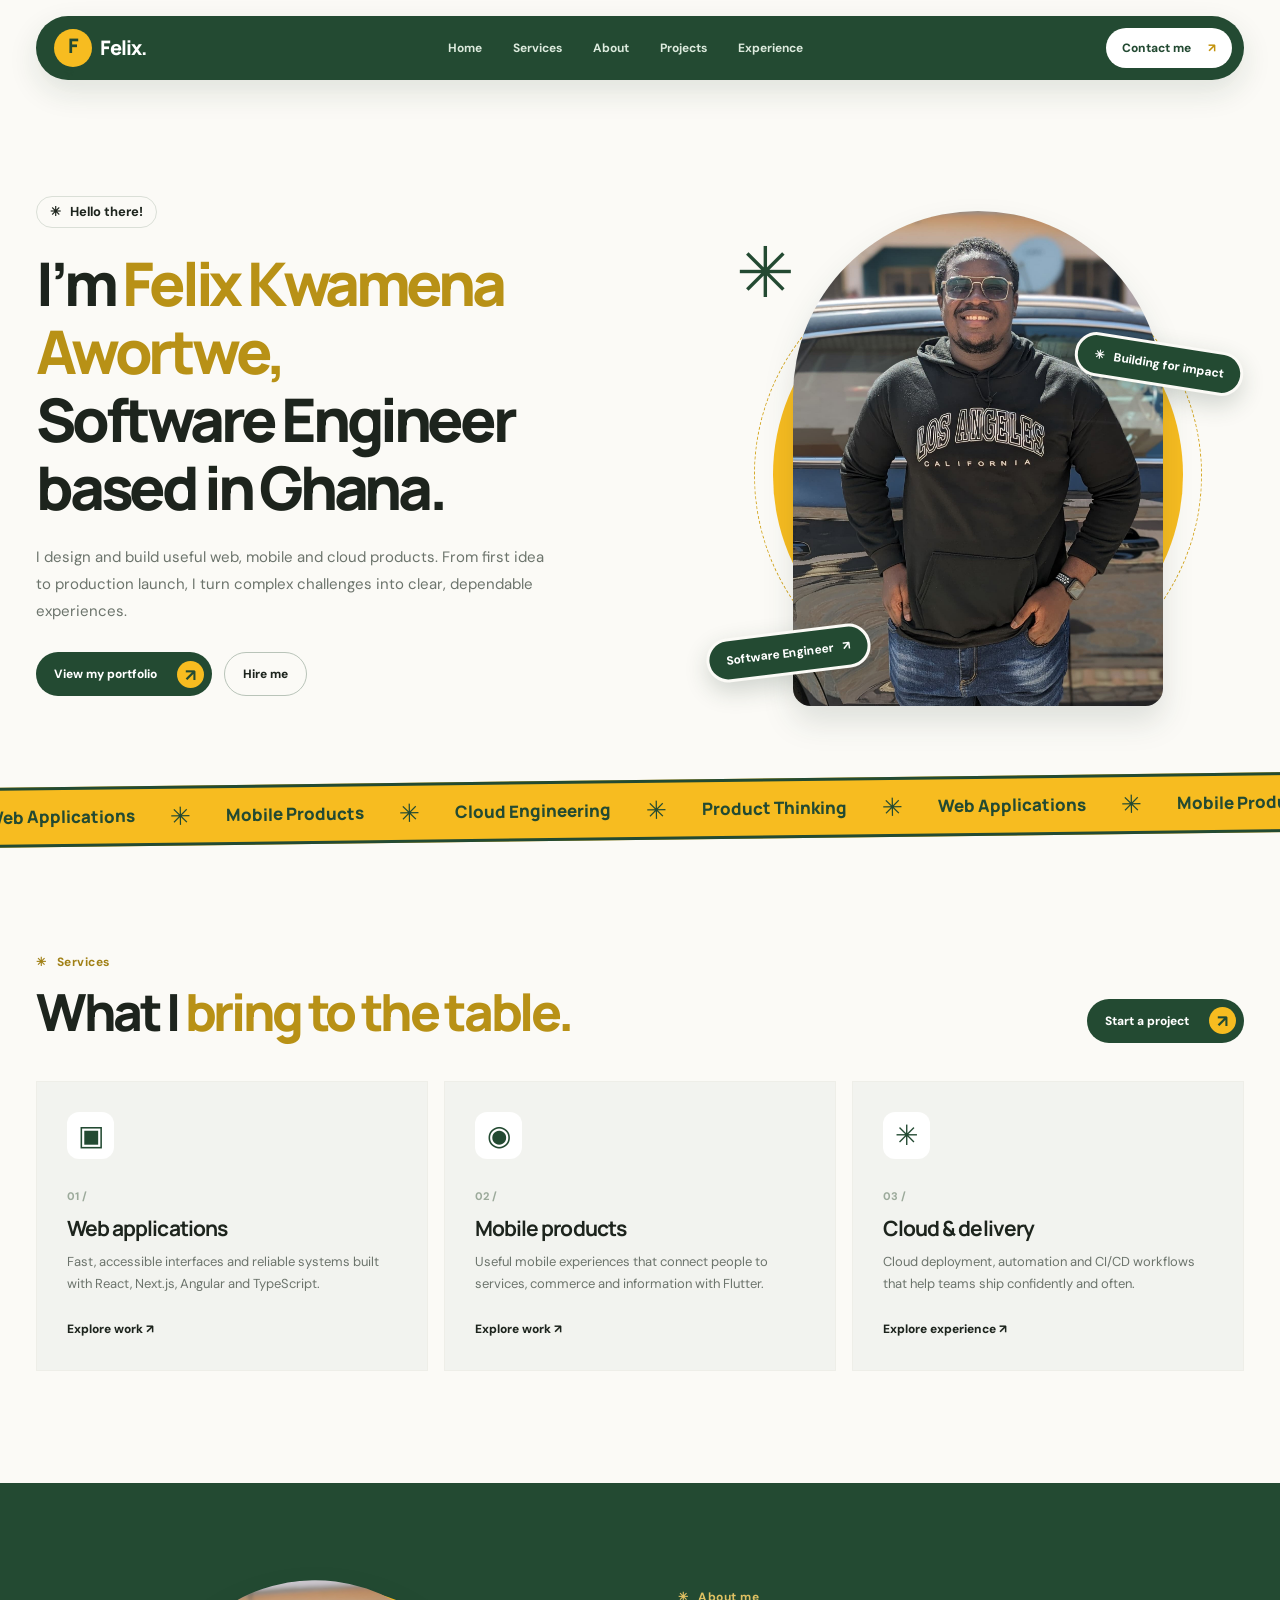
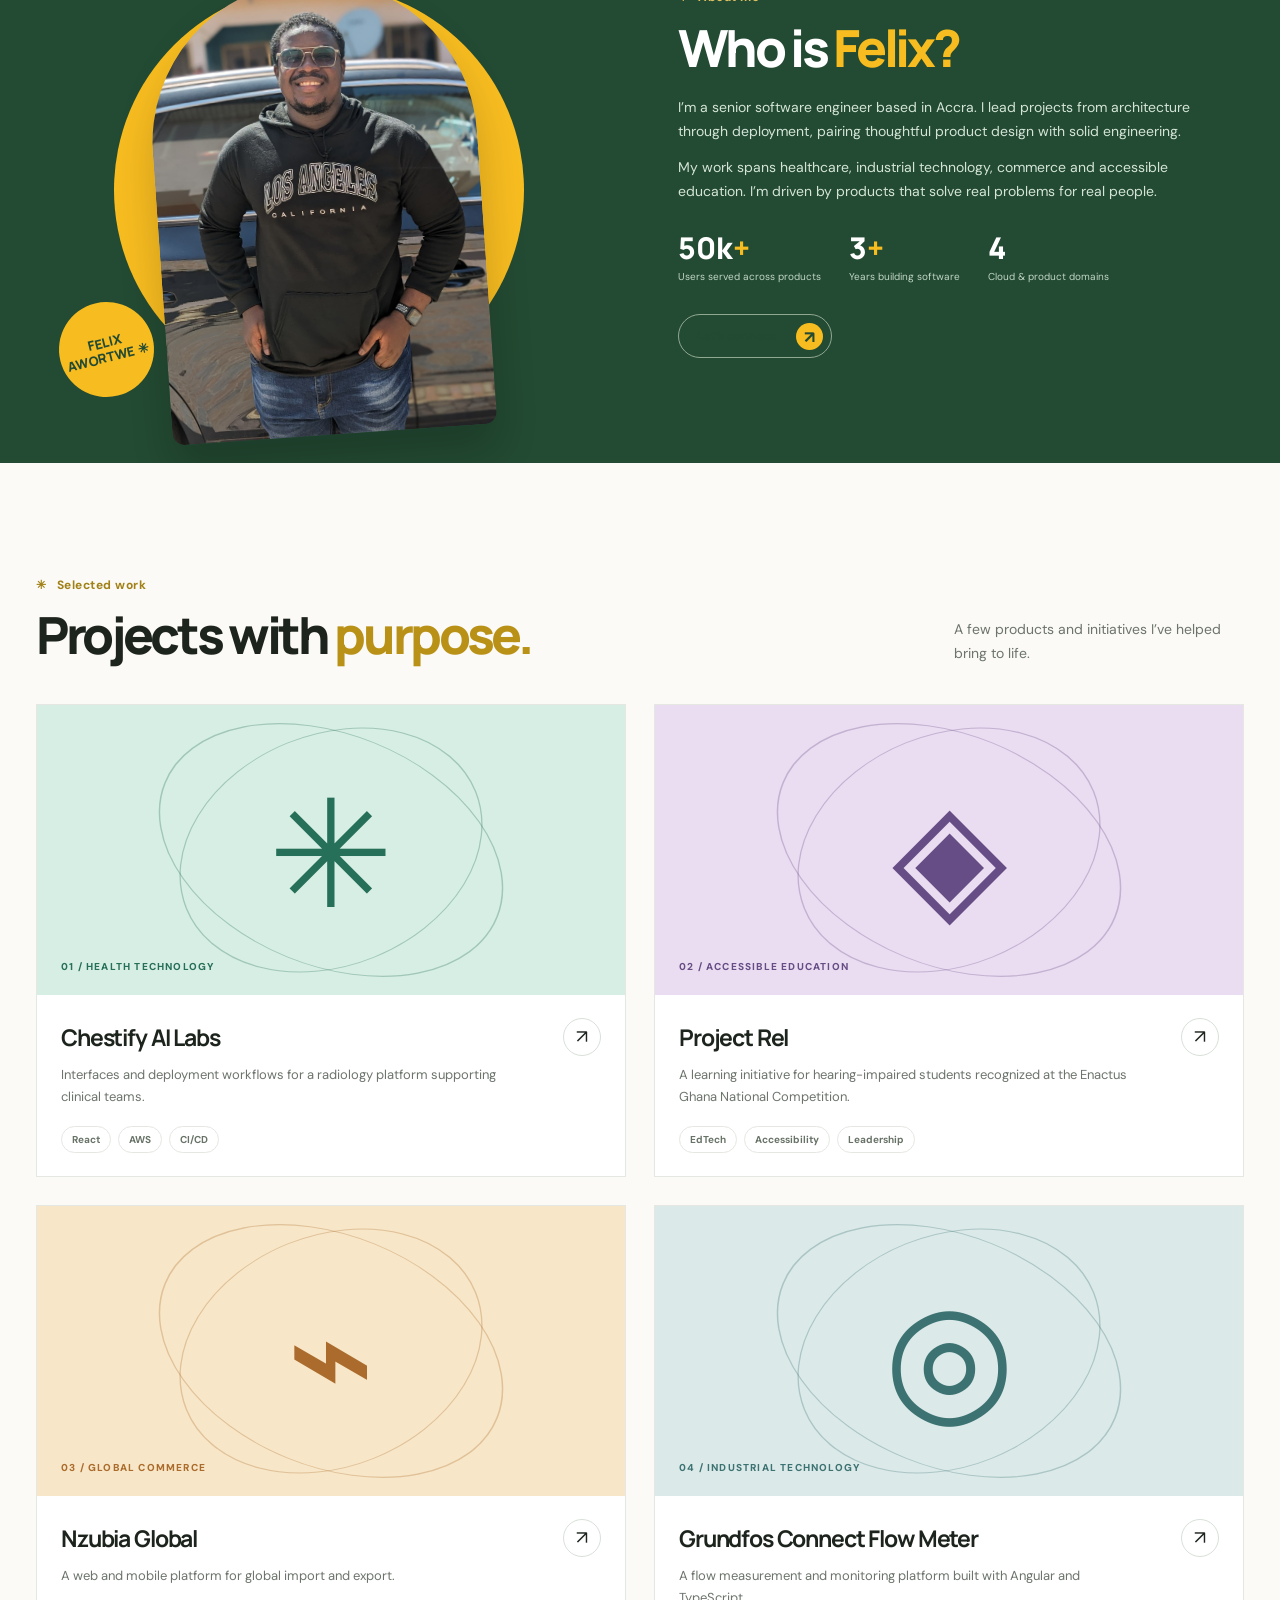
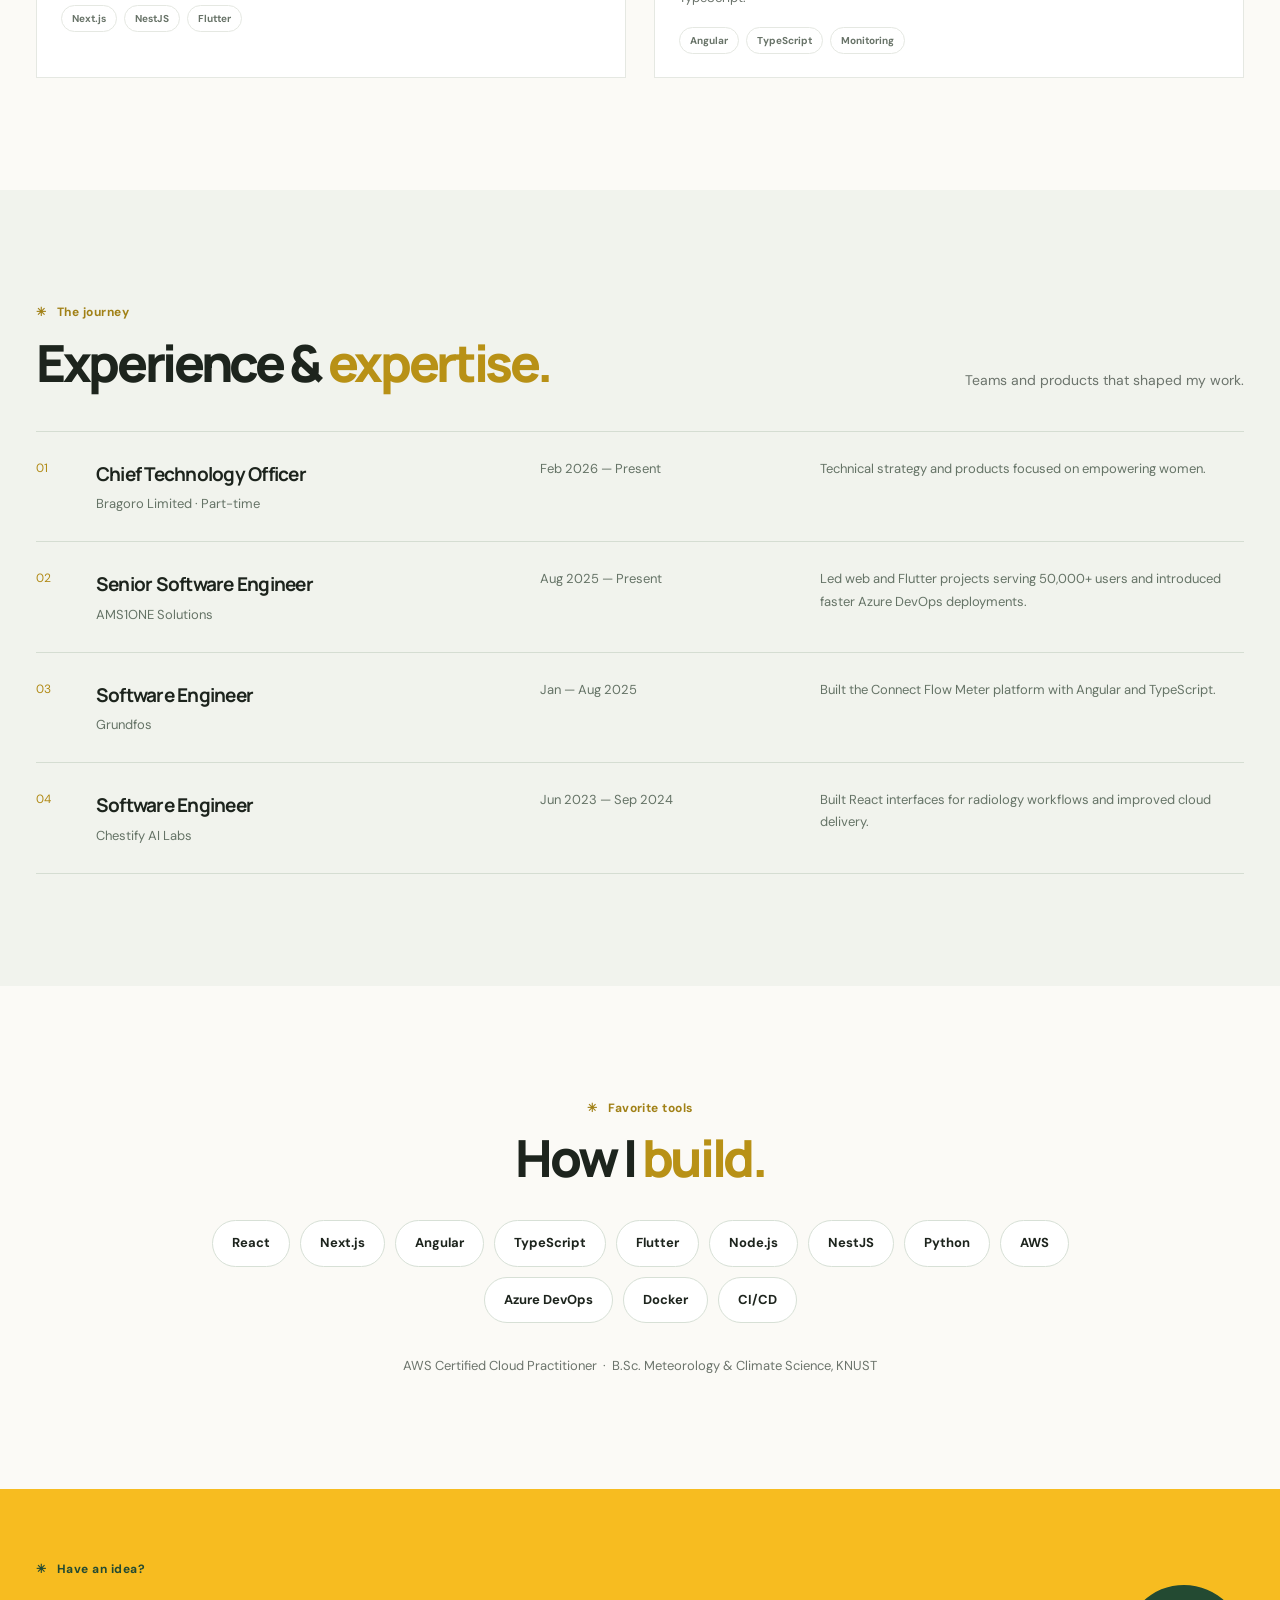
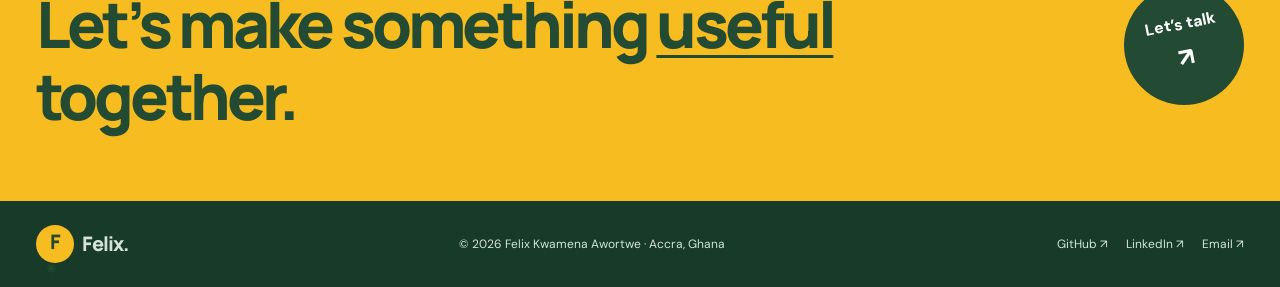
<file: index.html>
<!doctype html>
<html lang="en">
<head>
  <meta charset="utf-8">
  <meta name="viewport" content="width=device-width, initial-scale=1">
  <meta name="description" content="Felix Kwamena Awortwe is a senior software engineer in Accra building web, mobile and cloud products.">
  <meta name="theme-color" content="#234a32">
  <meta property="og:title" content="Felix Kwamena Awortwe | Senior Software Engineer">
  <meta property="og:description" content="Web, mobile and cloud engineering from Accra, Ghana.">
  <meta property="og:image" content="images/felix-awortwe.jpg">
  <title>Felix Kwamena Awortwe — Software Engineer</title>
  <link rel="preconnect" href="https://fonts.googleapis.com">
  <link rel="preconnect" href="https://fonts.gstatic.com" crossorigin>
  <link href="https://fonts.googleapis.com/css2?family=DM+Sans:wght@400;500;600;700&family=Manrope:wght@400;500;600;700;800&display=swap" rel="stylesheet">
  <link rel="stylesheet" href="css/portfolio.css">
</head>
<body>
  <a class="skip-link" href="#main">Skip to content</a>
  <header class="site-header">
    <nav class="nav-shell" aria-label="Main navigation">
      <a class="brand" href="#home"><span class="brand-mark">F<span>✳</span></span><span>Felix.</span></a>
      <button class="menu-toggle" type="button" aria-label="Open navigation" aria-expanded="false" aria-controls="site-nav">Menu <span aria-hidden="true">☰</span></button>
      <div class="nav-links" id="site-nav"><a href="#home">Home</a><a href="#services">Services</a><a href="#about">About</a><a href="#projects">Projects</a><a href="#experience">Experience</a></div>
      <a class="nav-cta" href="mailto:fkawortwe@gmail.com">Contact me <span aria-hidden="true">↗</span></a>
    </nav>
  </header>
  <main id="main">
    <section class="hero wrap" id="home">
      <div class="hero-copy reveal">
        <span class="hello">✳ &nbsp; Hello there!</span>
        <h1>I’m <span>Felix Kwamena Awortwe,</span><br> Software Engineer<br> based in Ghana.</h1>
        <p>I design and build useful web, mobile and cloud products. From first idea to production launch, I turn complex challenges into clear, dependable experiences.</p>
        <div class="hero-actions"><a class="pill pill-dark" href="#projects">View my portfolio <span>↗</span></a><a class="pill pill-outline" href="mailto:fkawortwe@gmail.com">Hire me</a></div>
      </div>
      <div class="hero-visual reveal">
        <div class="sun"></div><div class="portrait-frame"><img src="images/felix-awortwe.jpg" alt="Felix Kwamena Awortwe smiling outdoors" width="1514" height="2010"></div>
        <span class="visual-scribble" aria-hidden="true">✳</span><span class="float-label label-top">✳ &nbsp; Building for impact</span><span class="float-label label-bottom">Software Engineer &nbsp; ↗</span>
      </div>
    </section>
    <div class="ticker" aria-label="Areas of expertise"><div class="ticker-track"><span>Web Applications</span><b>✳</b><span>Mobile Products</span><b>✳</b><span>Cloud Engineering</span><b>✳</b><span>Product Thinking</span><b>✳</b><span>Web Applications</span><b>✳</b><span>Mobile Products</span><b>✳</b><span>Cloud Engineering</span><b>✳</b><span>Product Thinking</span><b>✳</b></div></div>

    <section class="section services wrap" id="services">
      <div class="section-top"><div><p class="eyebrow">✳ &nbsp; Services</p><h2>What I <span>bring to the table.</span></h2></div><a class="pill pill-dark" href="mailto:fkawortwe@gmail.com">Start a project <span>↗</span></a></div>
      <div class="service-grid">
        <article class="service-card reveal"><span class="service-icon">▣</span><span class="card-index">01 /</span><h3>Web applications</h3><p>Fast, accessible interfaces and reliable systems built with React, Next.js, Angular and TypeScript.</p><a href="#projects" aria-label="View web application projects">Explore work ↗</a></article>
        <article class="service-card reveal"><span class="service-icon">◉</span><span class="card-index">02 /</span><h3>Mobile products</h3><p>Useful mobile experiences that connect people to services, commerce and information with Flutter.</p><a href="#projects" aria-label="View mobile projects">Explore work ↗</a></article>
        <article class="service-card reveal"><span class="service-icon">✳</span><span class="card-index">03 /</span><h3>Cloud &amp; delivery</h3><p>Cloud deployment, automation and CI/CD workflows that help teams ship confidently and often.</p><a href="#experience" aria-label="View cloud engineering experience">Explore experience ↗</a></article>
      </div>
    </section>

    <section class="about-band" id="about"><div class="wrap about-grid">
      <div class="about-portrait reveal"><div class="about-circle"></div><img src="images/felix-awortwe.jpg" alt="Portrait of Felix Awortwe" loading="lazy" width="1514" height="2010"><span class="about-stamp">FELIX<br>AWORTWE ✳</span></div>
      <div class="about-copy reveal"><p class="eyebrow">✳ &nbsp; About me</p><h2>Who is <span>Felix?</span></h2><p>I’m a senior software engineer based in Accra. I lead projects from architecture through deployment, pairing thoughtful product design with solid engineering.</p><p>My work spans healthcare, industrial technology, commerce and accessible education. I’m driven by products that solve real problems for real people.</p><div class="stats"><div><strong>50k<span>+</span></strong><small>Users served across products</small></div><div><strong>3<span>+</span></strong><small>Years building software</small></div><div><strong>4</strong><small>Cloud &amp; product domains</small></div></div><a class="pill pill-light" href="mailto:fkawortwe@gmail.com">Let’s connect <span>↗</span></a></div>
    </div></section>

    <section class="section work wrap" id="projects"><div class="section-top"><div><p class="eyebrow">✳ &nbsp; Selected work</p><h2>Projects with <span>purpose.</span></h2></div><p class="section-intro">A few products and initiatives I’ve helped bring to life.</p></div>
      <div class="project-grid">
        <article class="project-card reveal"><div class="project-art art-one"><span class="art-glyph">✳</span><span>01 / HEALTH TECHNOLOGY</span></div><div class="project-content"><div><h3>Chestify AI Labs</h3><p>Interfaces and deployment workflows for a radiology platform supporting clinical teams.</p></div><span class="round-arrow" aria-hidden="true">↗</span></div><div class="tags"><span>React</span><span>AWS</span><span>CI/CD</span></div></article>
        <article class="project-card reveal"><div class="project-art art-two"><span class="art-glyph">◈</span><span>02 / ACCESSIBLE EDUCATION</span></div><div class="project-content"><div><h3>Project Rel</h3><p>A learning initiative for hearing-impaired students recognized at the Enactus Ghana National Competition.</p></div><span class="round-arrow" aria-hidden="true">↗</span></div><div class="tags"><span>EdTech</span><span>Accessibility</span><span>Leadership</span></div></article>
        <article class="project-card reveal"><div class="project-art art-three"><span class="art-glyph">⌁</span><span>03 / GLOBAL COMMERCE</span></div><div class="project-content"><div><h3>Nzubia Global</h3><p>A web and mobile platform for global import and export.</p></div><a class="round-arrow" href="https://nzubia.com/" target="_blank" rel="noopener noreferrer" aria-label="Visit Nzubia Global">↗</a></div><div class="tags"><span>Next.js</span><span>NestJS</span><span>Flutter</span></div></article>
        <article class="project-card reveal"><div class="project-art art-four"><span class="art-glyph">◎</span><span>04 / INDUSTRIAL TECHNOLOGY</span></div><div class="project-content"><div><h3>Grundfos Connect Flow Meter</h3><p>A flow measurement and monitoring platform built with Angular and TypeScript.</p></div><a class="round-arrow" href="https://app.1flow.org/" target="_blank" rel="noopener noreferrer" aria-label="Visit Grundfos Connect Flow Meter">↗</a></div><div class="tags"><span>Angular</span><span>TypeScript</span><span>Monitoring</span></div></article>
      </div>
    </section>

    <section class="section experience" id="experience"><div class="wrap"><div class="section-top"><div><p class="eyebrow">✳ &nbsp; The journey</p><h2>Experience &amp; <span>expertise.</span></h2></div><p class="section-intro">Teams and products that shaped my work.</p></div><div class="experience-list">
      <article class="experience-row reveal"><span>01</span><div><h3>Chief Technology Officer</h3><p>Bragoro Limited · Part-time</p></div><time>Feb 2026 — Present</time><p>Technical strategy and products focused on empowering women.</p></article>
      <article class="experience-row reveal"><span>02</span><div><h3>Senior Software Engineer</h3><p>AMS1ONE Solutions</p></div><time>Aug 2025 — Present</time><p>Led web and Flutter projects serving 50,000+ users and introduced faster Azure DevOps deployments.</p></article>
      <article class="experience-row reveal"><span>03</span><div><h3>Software Engineer</h3><p>Grundfos</p></div><time>Jan — Aug 2025</time><p>Built the Connect Flow Meter platform with Angular and TypeScript.</p></article>
      <article class="experience-row reveal"><span>04</span><div><h3>Software Engineer</h3><p>Chestify AI Labs</p></div><time>Jun 2023 — Sep 2024</time><p>Built React interfaces for radiology workflows and improved cloud delivery.</p></article>
    </div></div></section>

    <section class="section toolkit wrap" id="skills"><p class="eyebrow">✳ &nbsp; Favorite tools</p><h2>How I <span>build.</span></h2><div class="skill-list"><span>React</span><span>Next.js</span><span>Angular</span><span>TypeScript</span><span>Flutter</span><span>Node.js</span><span>NestJS</span><span>Python</span><span>AWS</span><span>Azure DevOps</span><span>Docker</span><span>CI/CD</span></div><p class="education">AWS Certified Cloud Practitioner &nbsp;·&nbsp; B.Sc. Meteorology &amp; Climate Science, KNUST</p></section>
    <section class="contact-band" id="contact"><div class="wrap contact-grid"><div><p class="eyebrow">✳ &nbsp; Have an idea?</p><h2>Let’s make something <em>useful</em> together.</h2></div><a href="mailto:fkawortwe@gmail.com" class="contact-circle" aria-label="Email Felix">Let’s talk <span>↗</span></a></div></section>
  </main>
  <footer class="footer"><div class="wrap footer-inner"><a class="brand" href="#home"><span class="brand-mark">F<span>✳</span></span><span>Felix.</span></a><p>© <span id="year"></span> Felix Kwamena Awortwe · Accra, Ghana</p><div><a href="https://github.com/felaris" target="_blank" rel="noopener noreferrer">GitHub ↗</a><a href="https://www.linkedin.com/in/felix-awortwe-kwamena-4644a7140/" target="_blank" rel="noopener noreferrer">LinkedIn ↗</a><a href="mailto:fkawortwe@gmail.com">Email ↗</a></div></div></footer>
  <script src="js/portfolio.js" defer></script>
</body>
</html>
</file>
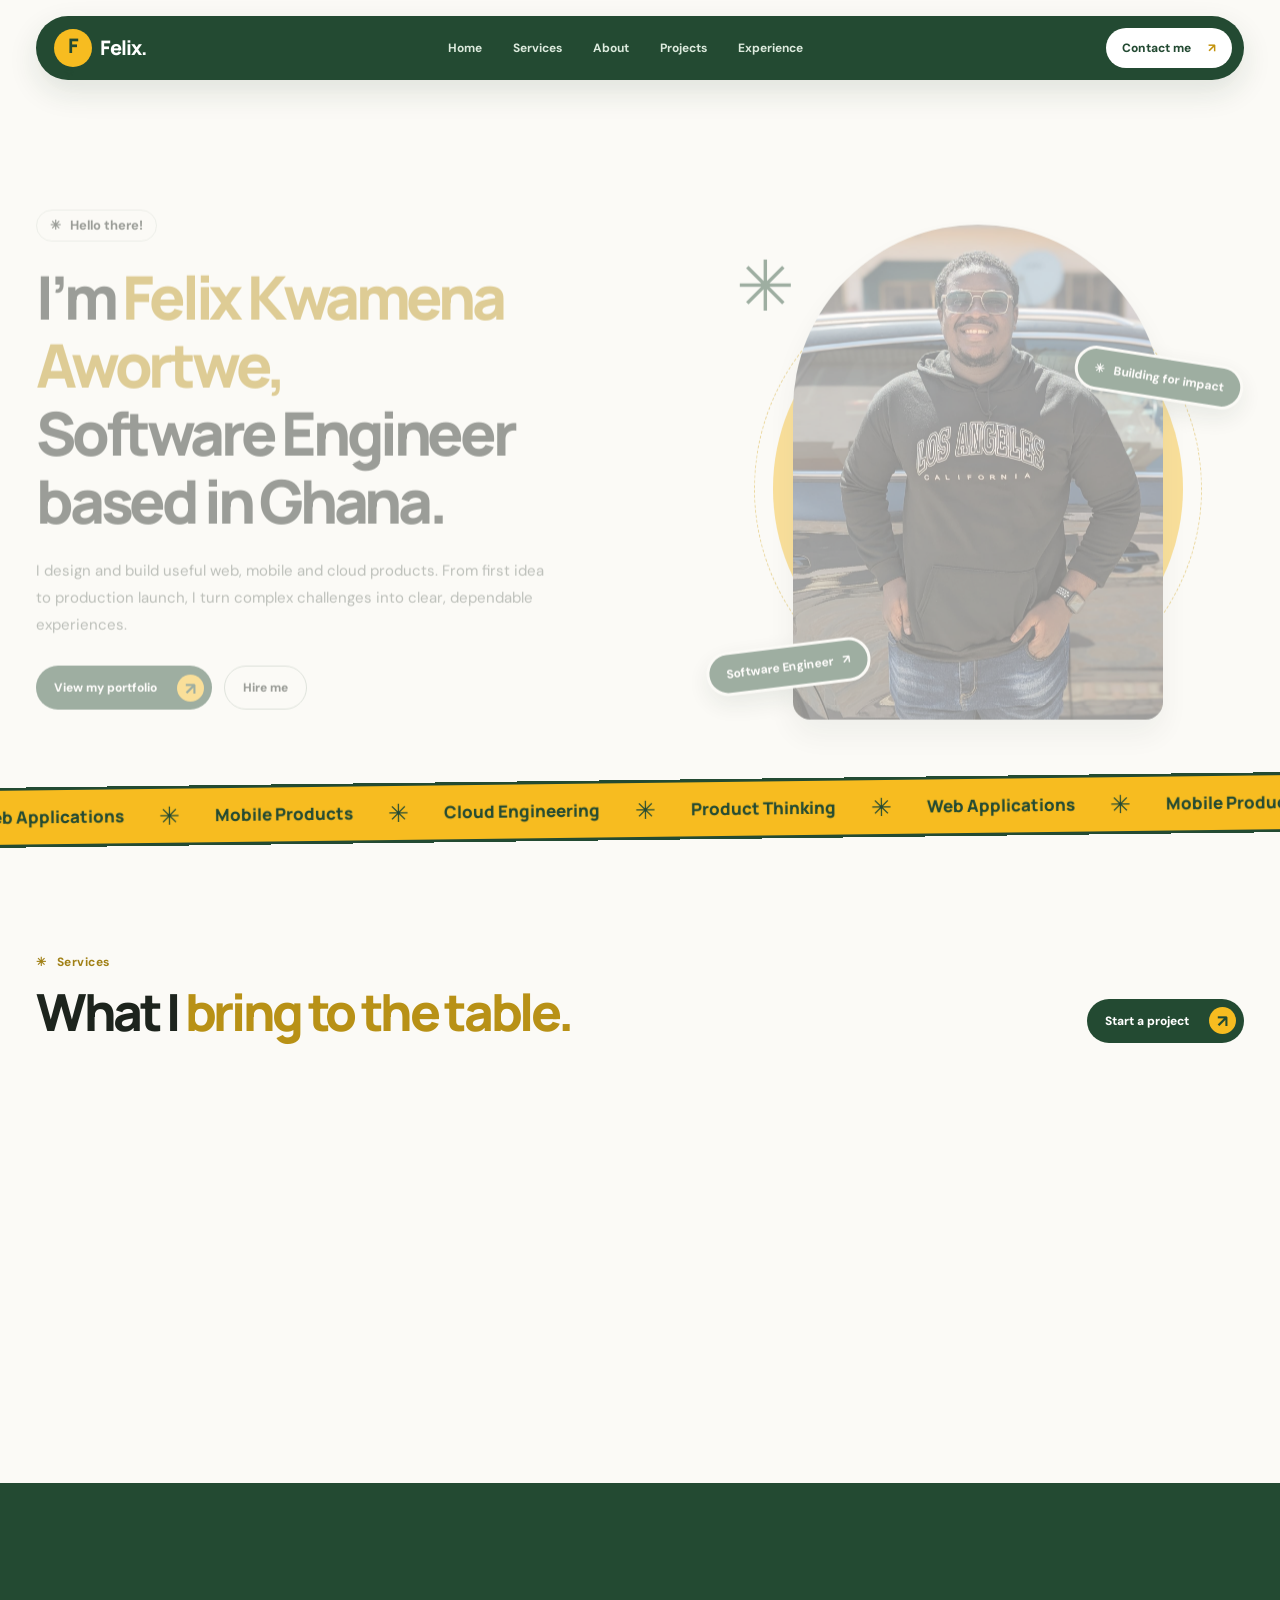
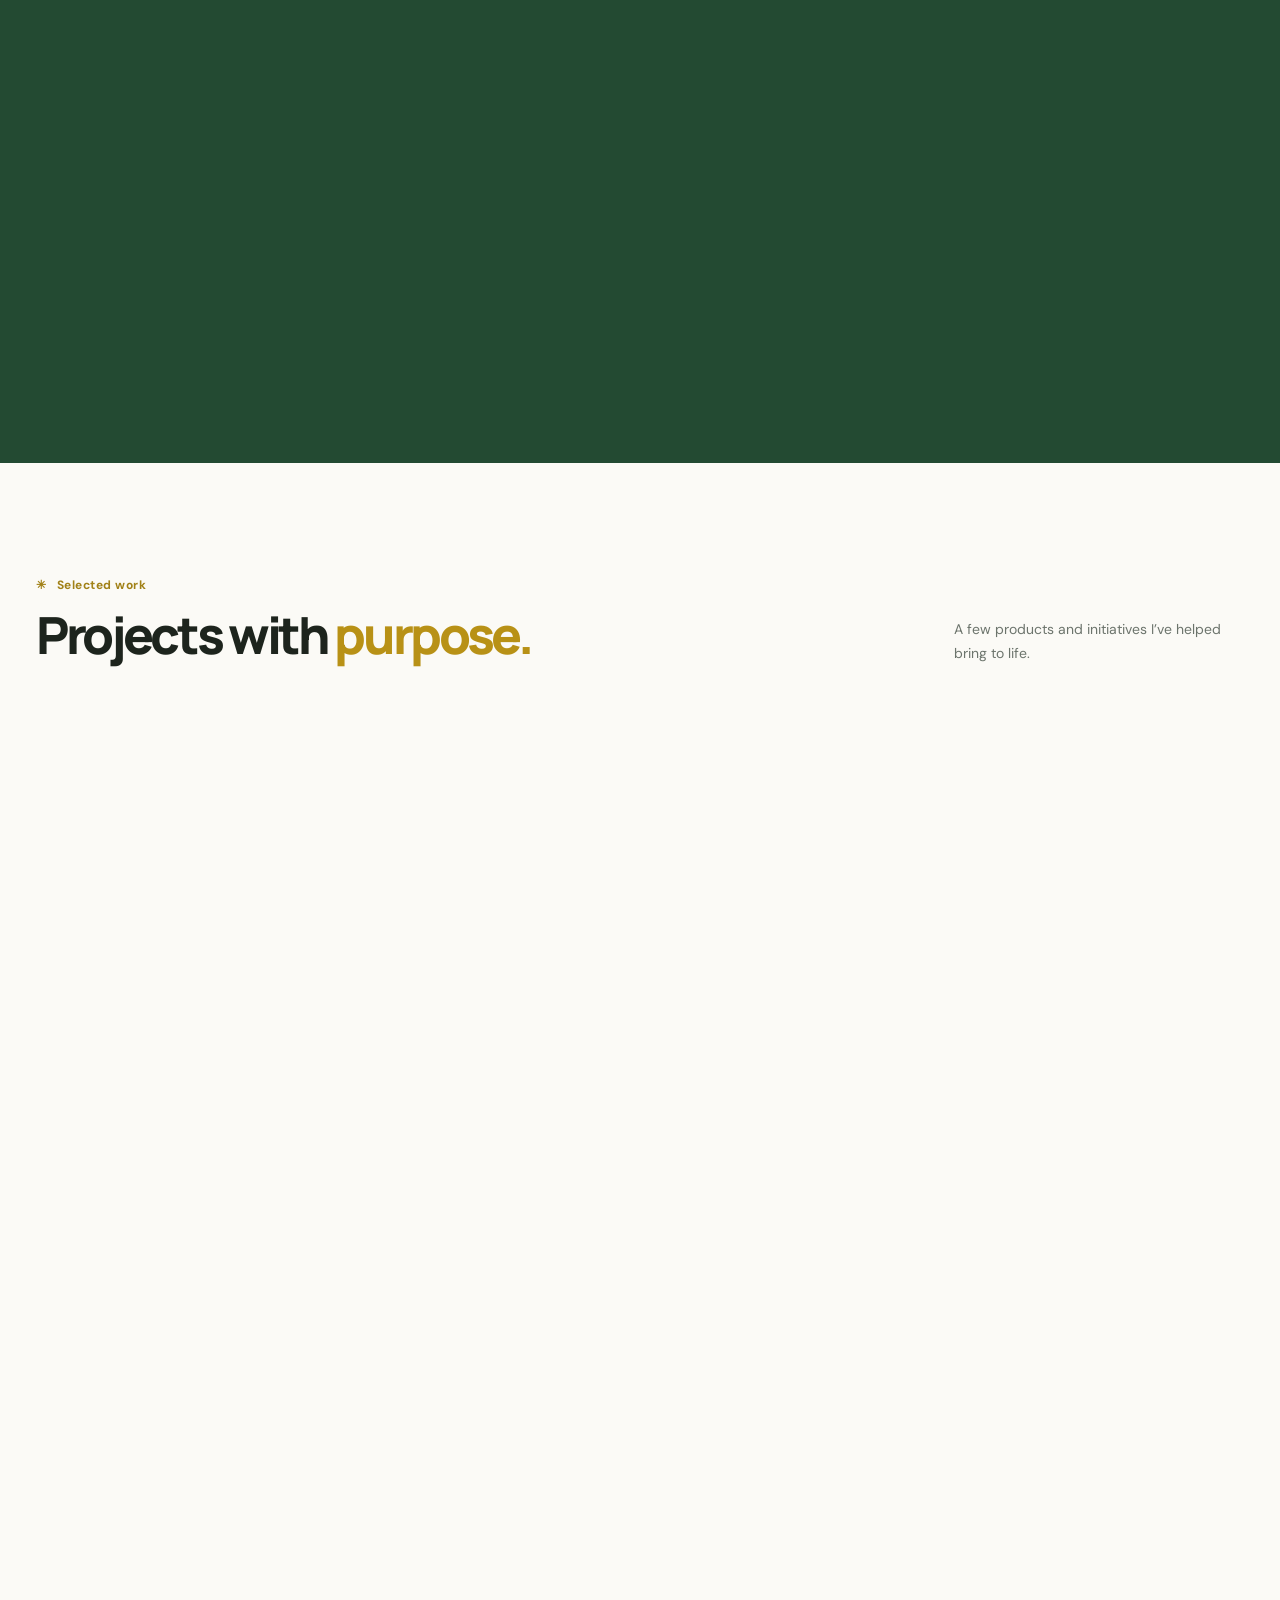
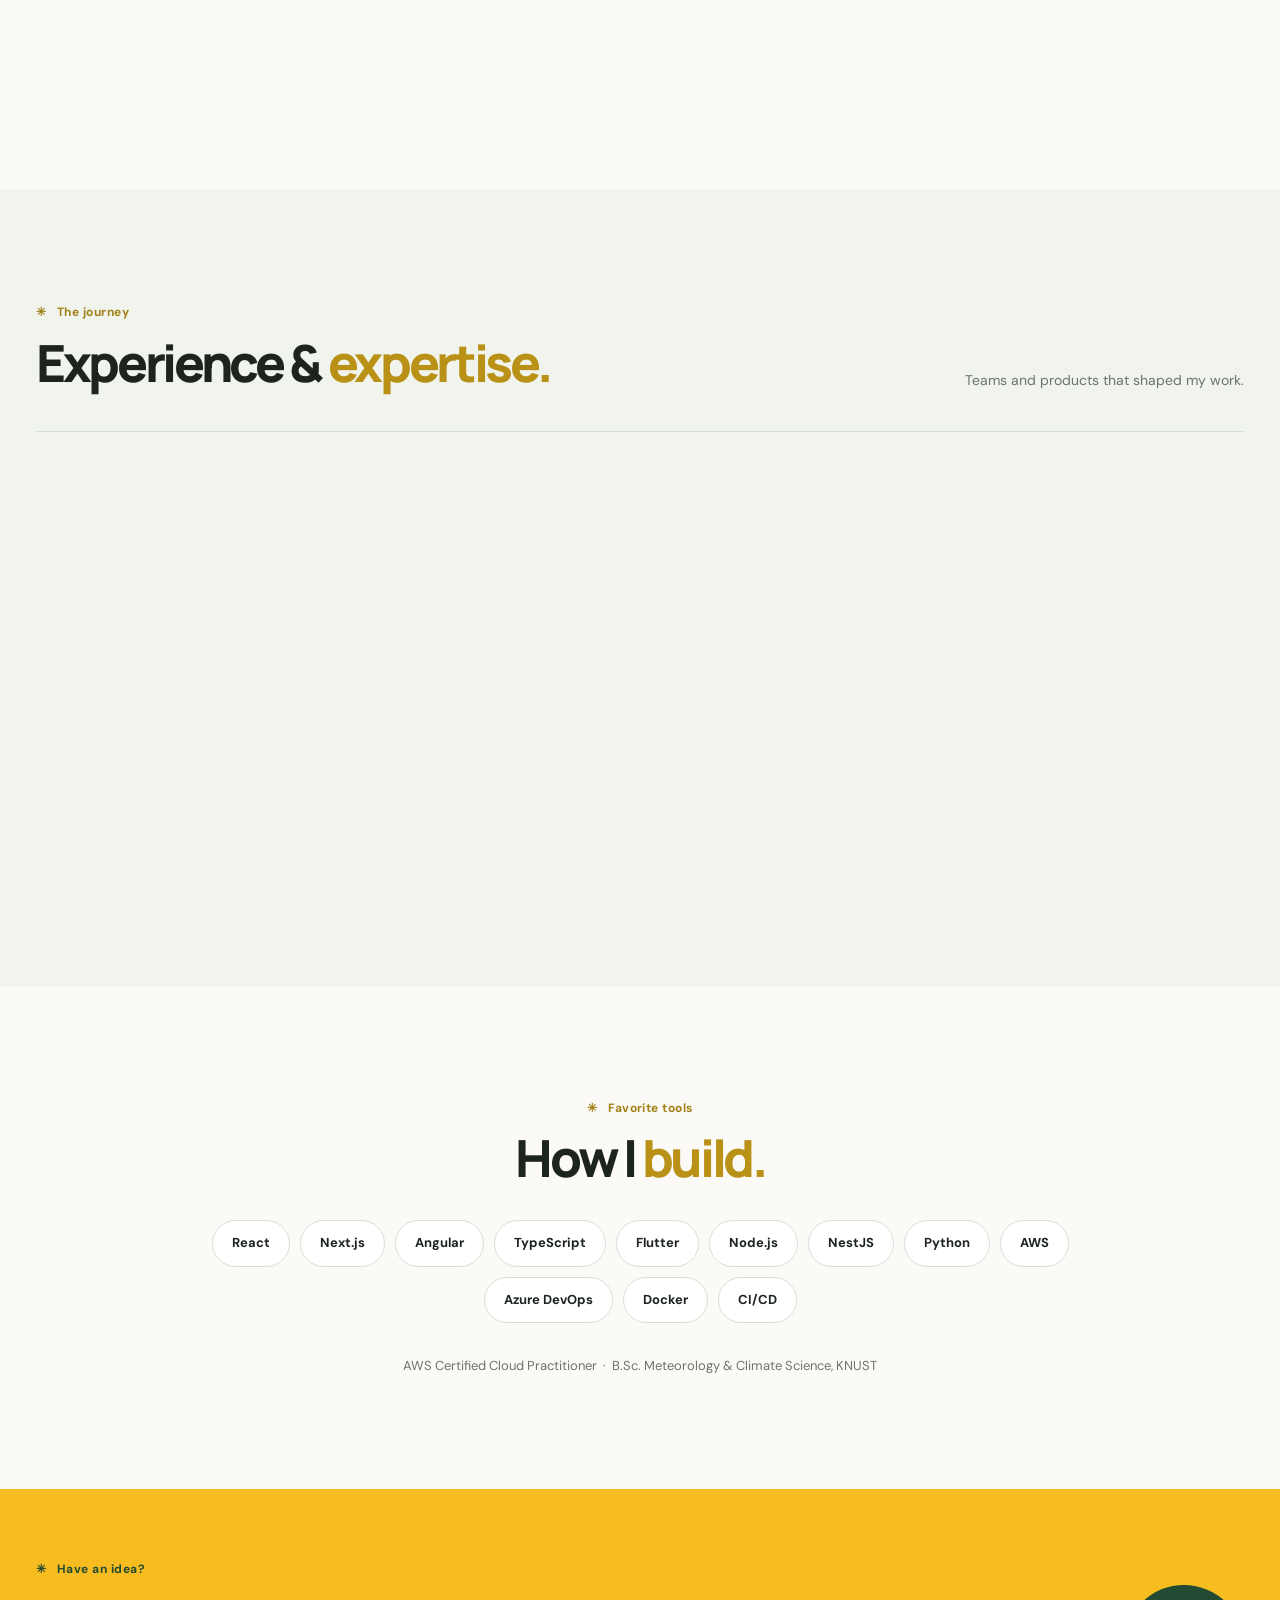
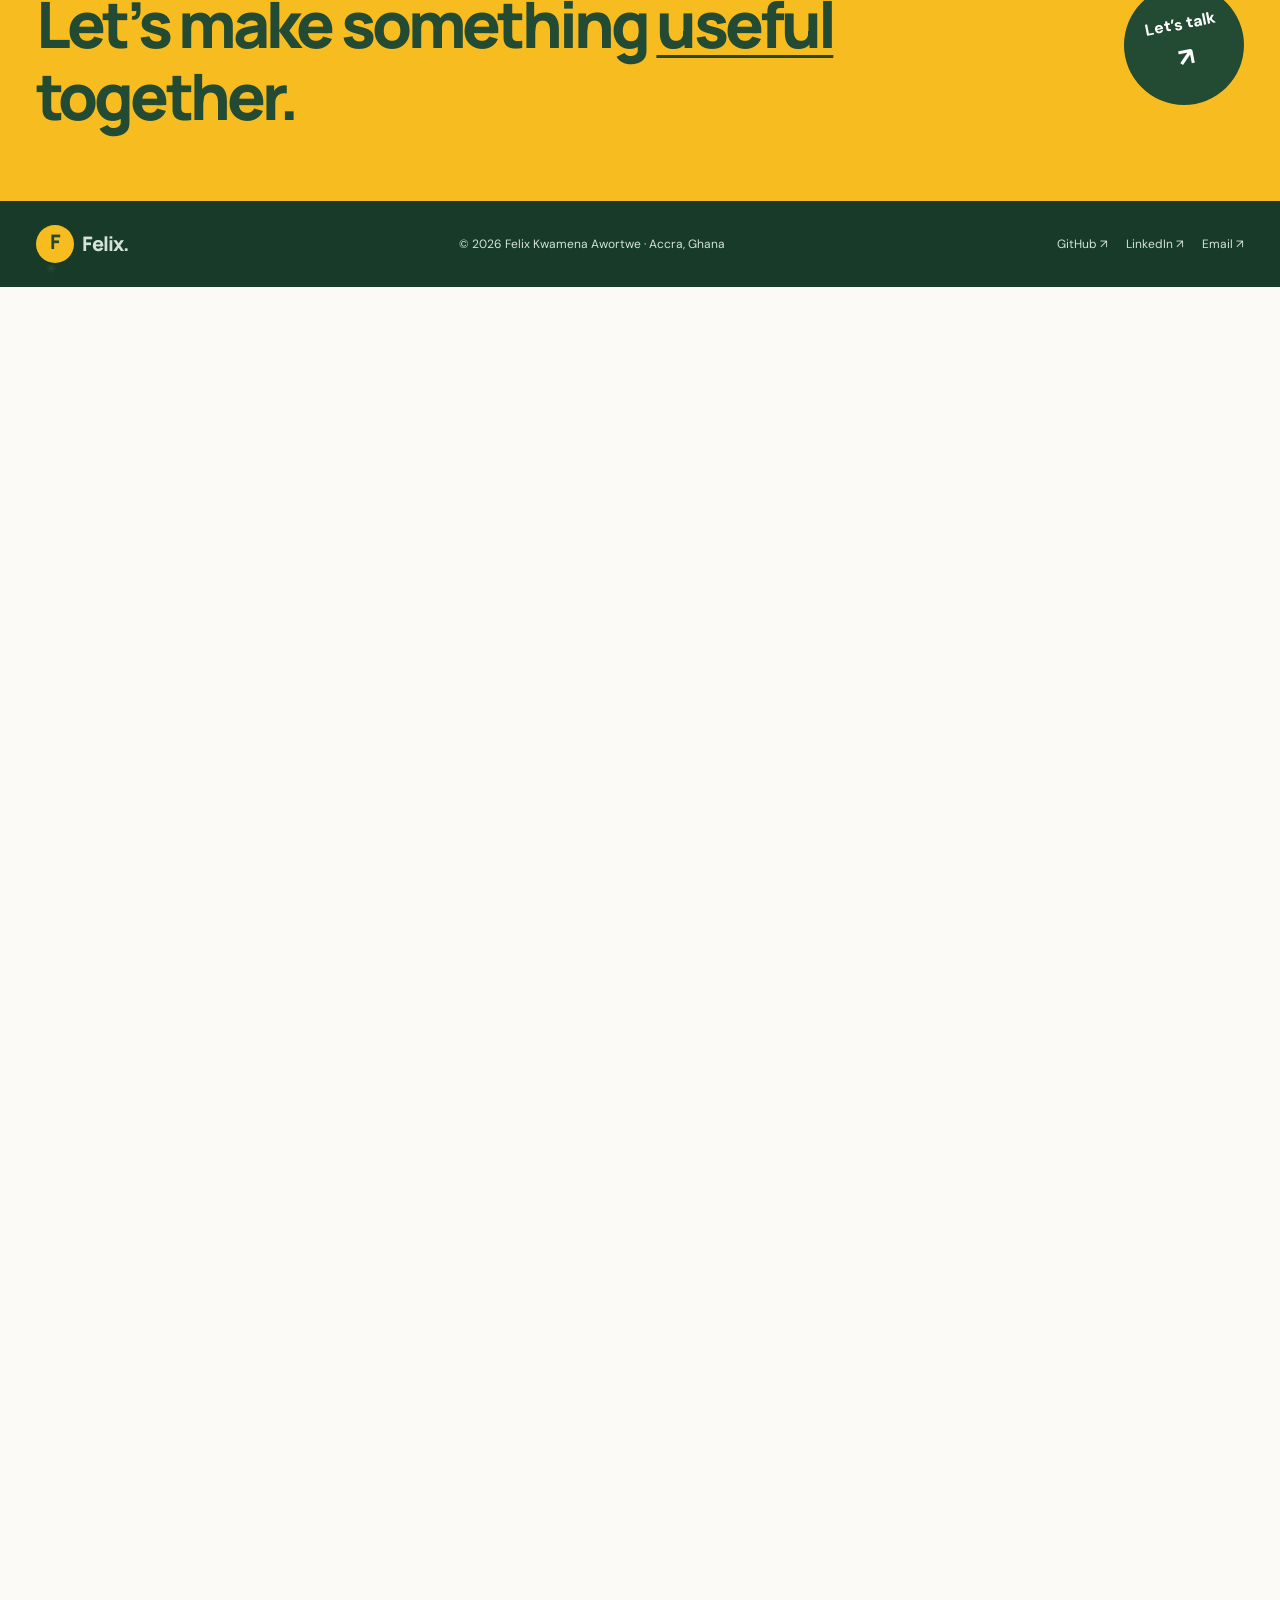
<file: single.html>
<!doctype html><html lang="en"><head><meta charset="utf-8"><meta name="viewport" content="width=device-width, initial-scale=1"><meta http-equiv="refresh" content="0;url=./index.html"><title>Felix Kwamena Awortwe</title><link rel="canonical" href="./index.html"></head><body><p>Visit <a href="./index.html">Felix Kwamena Awortwe's portfolio</a>.</p></body></html>
</file>
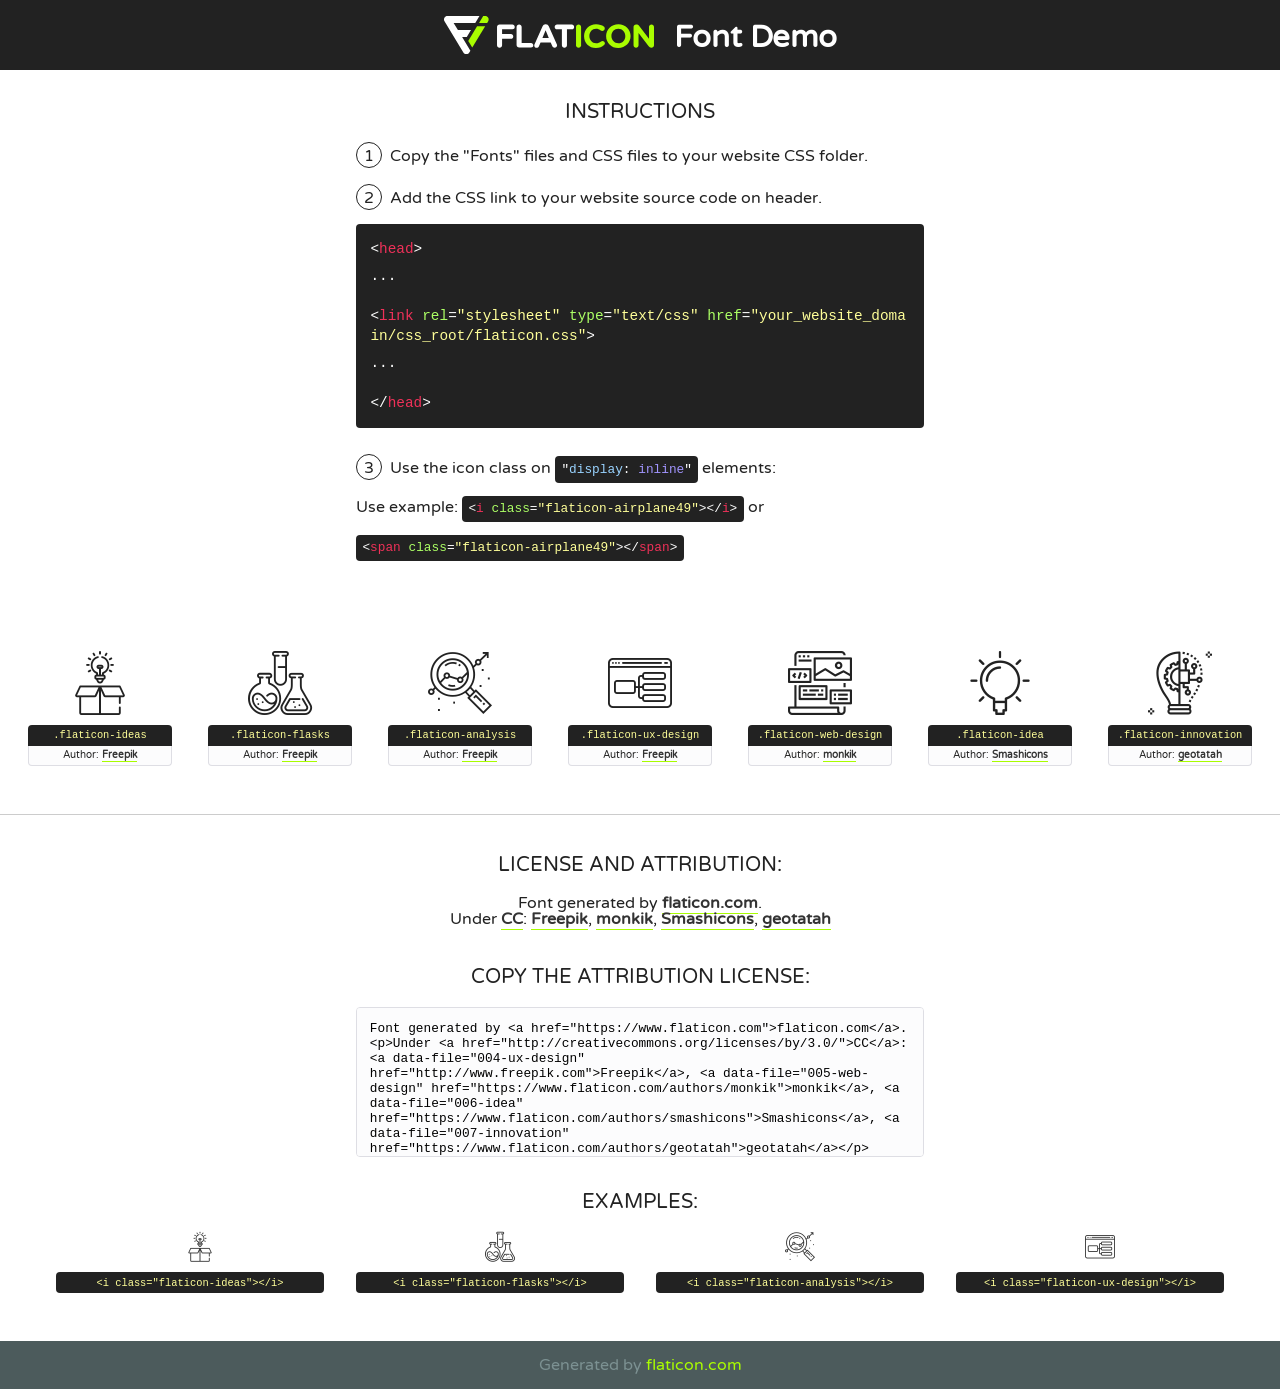
<file: fonts/flaticon/font/flaticon.html>
<!DOCTYPE html>
<!--
  Flaticon icon font: Flaticon
  Creation date: 20/03/2019 02:18
-->
<html>
<!DOCTYPE html>
<html>

<head>
    <title>Flaticon WebFont</title>
    <link href="http://fonts.googleapis.com/css?family=Varela+Round" rel="stylesheet" type="text/css" />
    <link rel="stylesheet" type="text/css" href="flaticon.css">
    <meta charset="UTF-8">
    <style>
    html, body, div, span, applet, object, iframe,
    h1, h2, h3, h4, h5, h6, p, blockquote, pre,
    a, abbr, acronym, address, big, cite, code,
    del, dfn, em, img, ins, kbd, q, s, samp,
    small, strike, strong, sub, sup, tt, var,
    b, u, i, center,
    dl, dt, dd, ol, ul, li,
    fieldset, form, label, legend,
    table, caption, tbody, tfoot, thead, tr, th, td,
    article, aside, canvas, details, embed, 
    figure, figcaption, footer, header, hgroup, 
    menu, nav, output, ruby, section, summary,
    time, mark, audio, video {
        margin: 0;
        padding: 0;
        border: 0;
        font-size: 100%;
        font: inherit;
        vertical-align: baseline;
    }
    /* HTML5 display-role reset for older browsers */
    article, aside, details, figcaption, figure, 
    footer, header, hgroup, menu, nav, section {
        display: block;
    }
    body {
        line-height: 1;
    }
    ol, ul {
        list-style: none;
    }
    blockquote, q {
        quotes: none;
    }
    blockquote:before, blockquote:after,
    q:before, q:after {
        content: '';
        content: none;
    }
    table {
        border-collapse: collapse;
        border-spacing: 0;
    }
    body {
        font-family: 'Varela Round', Helvetica, Arial, sans-serif;
        font-size: 16px;
        color: #222;
    }
    a {
        color: #333;
        border-bottom: 1px solid #a9fd00;
        font-weight: bold;
        text-decoration: none;
    }
    * {
        -moz-box-sizing: border-box;
        -webkit-box-sizing: border-box;
        box-sizing: border-box;
        margin: 0;
        padding: 0;
    }
    [class^="flaticon-"]:before, [class*=" flaticon-"]:before, [class^="flaticon-"]:after, [class*=" flaticon-"]:after {
        font-family: Flaticon;
        font-size: 30px;
        font-style: normal;
        margin-left: 20px;
        color: #333;
    }
    .wrapper {
        max-width: 600px;
        margin: auto;
        padding: 0 1em;
    }
    .title {
        font-size: 1.25em;
        text-align: center;
        margin-bottom: 1em;
        text-transform: uppercase;
    }
    header {
        text-align: center;
        background-color: #222;
        color: #fff;
        padding: 1em;
    }
    header .logo {
        width: 210px;
        height: 38px;
        display: inline-block;
        vertical-align: middle;
        margin-right: 1em;
        border: none;
    }
    header strong {
        font-size: 1.95em;
        font-weight: bold;
        vertical-align: middle;
        margin-top: 5px;
        display: inline-block;
    }
    .demo {
        margin: 2em auto;
        line-height: 1.25em;
    }
    .demo ul li {
        margin-bottom: 1em;
    }
    .demo ul li .num {
        color: #222;
        border-radius: 20px;
        display: inline-block;
        width: 26px;
        padding: 3px;
        height: 26px;
        text-align: center;
        margin-right: 0.5em;
        border: 1px solid #222;
    }
    .demo ul li code {
        background-color: #222;
        border-radius: 4px;
        padding: 0.25em 0.5em;
        display: inline-block;
        color: #fff;
        font-family: Consolas,Monaco,Lucida Console,Liberation Mono,DejaVu Sans Mono,Bitstream Vera Sans Mono,Courier New, monospace;
        font-weight: lighter;
        margin-top: 1em;
        font-size: 0.8em;
        word-break: break-all;
    }
    .demo ul li code.big {
        padding: 1em;
        font-size: 0.9em;
    }
    .demo ul li code .red {
        color: #EF3159;
    }
    .demo ul li code .green {
        color: #ACFF65;
    }
    .demo ul li code .yellow {
        color: #FFFF99;
    }
    .demo ul li code .blue {
        color: #99D3FF;
    }
    .demo ul li code .purple {
        color: #A295FF;
    }
    .demo ul li code .dots {
        margin-top: 0.5em;
        display: block;
    }
    #glyphs {
        border-bottom: 1px solid #ccc;
        padding: 2em 0;
        text-align: center;
    }
    .glyph {
        display: inline-block;
        width: 9em;
        margin: 1em;
        text-align: center;
        vertical-align: top;
        background: #FFF;
    }
    .glyph .glyph-icon {
        padding: 10px;
        display: block;
        font-family:"Flaticon";
        font-size: 64px;
        line-height: 1;
    }
    .glyph .glyph-icon:before {
        font-size: 64px;
        color: #222;
        margin-left: 0;
    }
    .class-name {
        font-size: 0.65em;
        background-color: #222;
        color: #fff;
        border-radius: 4px 4px 0 0;
        padding: 0.5em;
        color: #FFFF99;
        font-family: Consolas,Monaco,Lucida Console,Liberation Mono,DejaVu Sans Mono,Bitstream Vera Sans Mono,Courier New, monospace;
    }
    .author-name {
        font-size: 0.6em;
        background-color: #fcfcfd;
        border: 1px solid #DEDEE4;
        border-top: 0;
        border-radius: 0 0 4px 4px;
        padding: 0.5em;
    }
    .class-name:last-child {
        font-size: 10px;
        color:#888;
    }
    .class-name:last-child a {
        font-size: 10px;
        color:#555;
    }
    .class-name:last-child a:hover {
        color:#a9fd00;
    }
    .glyph > input {
        display: block;
        width: 100px;
        margin: 5px auto;
        text-align: center;
        font-size: 12px;
        cursor: text;
    }
    .glyph > input.icon-input {
        font-family:"Flaticon";
        font-size: 16px;
        margin-bottom: 10px;
    }
    .attribution .title {
        margin-top: 2em;
    }
    .attribution textarea {
        background-color: #fcfcfd;
        padding: 1em;
        border: none;
        box-shadow: none;
        border: 1px solid #DEDEE4;
        border-radius: 4px;
        resize: none;
        width: 100%;
        height: 150px;
        font-size: 0.8em;
        font-family: Consolas,Monaco,Lucida Console,Liberation Mono,DejaVu Sans Mono,Bitstream Vera Sans Mono,Courier New, monospace;
        -webkit-appearance: none;
    }
    .iconsuse {
        margin: 2em auto;
        text-align: center;
        max-width: 1200px;
    }
    .iconsuse:after {
        content: '';
        display: table;
        clear: both;
    }
    .iconsuse .image {
        float: left;
        width: 25%;
        padding: 0 1em;
    }
    .iconsuse .image p {
        margin-bottom: 1em;
    }
    .iconsuse .image span {
        display: block;
        font-size: 0.65em;
        background-color: #222;
        color: #fff;
        border-radius: 4px;
        padding: 0.5em;
        color: #FFFF99;
        margin-top: 1em;
        font-family: Consolas,Monaco,Lucida Console,Liberation Mono,DejaVu Sans Mono,Bitstream Vera Sans Mono,Courier New, monospace;
    }
    #footer {
        text-align: center;
        background-color: #4C5B5C;
        color: #7c9192;
        padding: 1em;
    }
    #footer a {
        border: none;
        color: #a9fd00;
        font-weight: normal;
    }
    @media (max-width: 960px) {
        .iconsuse .image {
            width: 50%;
        }
    }
    @media (max-width: 560px) {
        .iconsuse .image {
            width: 100%;
        }
    }
    </style>
</head>

<body class="characters-off">

    <header>
        <a href="https://www.flaticon.com" target="_blank" class="logo">
            <svg version="1.1" xmlns="http://www.w3.org/2000/svg" xmlns:xlink="http://www.w3.org/1999/xlink" xmlns:a="http://ns.adobe.com/AdobeSVGViewerExtensions/3.0/" viewBox="0 0 560.875 102.036" enable-background="new 0 0 560.875 102.036" xml:space="preserve">
                <defs>
                </defs>
                <g>
                    <g class="letters">
                        <path fill="#ffffff" d="M141.596,29.675c0-3.777,2.985-6.767,6.764-6.767h34.438c3.426,0,6.15,2.728,6.15,6.15
                        c0,3.43-2.724,6.149-6.15,6.149h-27.674v13.091h23.719c3.429,0,6.151,2.724,6.151,6.15c0,3.43-2.723,6.149-6.151,6.149h-23.719
                        v17.574c0,3.773-2.986,6.761-6.764,6.761c-3.779,0-6.764-2.989-6.764-6.761V29.675z"></path>
                        <path fill="#ffffff" d="M193.844,29.149c0-3.781,2.985-6.767,6.764-6.767c3.776,0,6.763,2.985,6.763,6.767v42.957h25.039
                        c3.426,0,6.149,2.726,6.149,6.153c0,3.425-2.723,6.15-6.149,6.15h-31.802c-3.779,0-6.764-2.986-6.764-6.768V29.149z"></path>
                        <path fill="#ffffff" d="M241.891,75.71l21.438-48.407c1.492-3.341,4.215-5.357,7.906-5.357h0.792
                        c3.686,0,6.323,2.017,7.815,5.357l21.439,48.407c0.436,0.967,0.701,1.845,0.701,2.723c0,3.602-2.809,6.501-6.414,6.501
                        c-3.161,0-5.269-1.845-6.499-4.655l-4.132-9.661h-27.059l-4.301,10.102c-1.144,2.631-3.426,4.214-6.237,4.214
                        c-3.517,0-6.24-2.81-6.24-6.325C241.1,77.64,241.451,76.677,241.891,75.71z M279.932,58.666l-8.521-20.297l-8.526,20.297H279.932
                        z"></path>
                        <path fill="#ffffff" d="M314.864,35.387H301.86c-3.429,0-6.239-2.813-6.239-6.238c0-3.429,2.811-6.24,6.239-6.24h39.533
                        c3.426,0,6.237,2.811,6.237,6.24c0,3.425-2.811,6.238-6.237,6.238h-13.001v42.785c0,3.773-2.99,6.761-6.764,6.761
                        c-3.779,0-6.764-2.989-6.764-6.761V35.387z"></path>
                        <path fill="#A9FD00" d="M352.615,29.149c0-3.781,2.985-6.767,6.767-6.767c3.774,0,6.761,2.985,6.761,6.767v49.024
                        c0,3.773-2.987,6.761-6.761,6.761c-3.781,0-6.767-2.989-6.767-6.761V29.149z"></path>
                        <path fill="#A9FD00" d="M374.132,53.836v-0.179c0-17.481,13.178-31.801,32.065-31.801c9.22,0,15.459,2.458,20.557,6.238
                        c1.402,1.054,2.637,2.985,2.637,5.357c0,3.692-2.985,6.59-6.681,6.59c-1.845,0-3.071-0.702-4.044-1.319
                        c-3.776-2.813-7.729-4.393-12.562-4.393c-10.364,0-17.831,8.611-17.831,19.154v0.173c0,10.542,7.291,19.329,17.831,19.329
                        c5.715,0,9.492-1.756,13.359-4.834c1.049-0.874,2.458-1.491,4.039-1.491c3.429,0,6.325,2.813,6.325,6.236
                        c0,2.106-1.056,3.78-2.282,4.834c-5.539,4.834-12.036,7.733-21.878,7.733C387.572,85.464,374.132,71.493,374.132,53.836z"></path>
                        <path fill="#A9FD00" d="M433.009,53.836v-0.179c0-17.481,13.79-31.801,32.766-31.801c18.981,0,32.592,14.143,32.592,31.628v0.173
                        c0,17.483-13.785,31.807-32.769,31.807C446.625,85.464,433.009,71.32,433.009,53.836z M484.224,53.836v-0.179
                        c0-10.539-7.725-19.326-18.626-19.326c-10.893,0-18.449,8.611-18.449,19.154v0.173c0,10.542,7.73,19.329,18.626,19.329
                        C476.676,72.986,484.224,64.378,484.224,53.836z"></path>
                        <path fill="#A9FD00" d="M506.233,29.321c0-3.774,2.99-6.763,6.767-6.763h1.401c3.252,0,5.183,1.583,7.029,3.953l26.093,34.265
                        V29.059c0-3.692,2.99-6.677,6.681-6.677c3.683,0,6.671,2.985,6.671,6.677v48.934c0,3.78-2.987,6.765-6.764,6.765h-0.436
                        c-3.257,0-5.188-1.581-7.034-3.953l-27.056-35.492v32.944c0,3.687-2.985,6.676-6.678,6.676c-3.683,0-6.673-2.989-6.673-6.676
                        V29.321z"></path>
                    </g>
                    <g class="insignia">
                        <path fill="#ffffff" d="M48.372,56.137h12.517l11.156-18.537H37.186L25.688,18.539h57.825L94.668,0H9.271
                        C5.925,0,2.842,1.801,1.198,4.716c-1.644,2.907-1.593,6.482,0.134,9.343l50.38,83.501c1.678,2.781,4.689,4.476,7.938,4.476
                        c3.246,0,6.257-1.695,7.935-4.476l2.898-4.804L48.372,56.137z"></path>
                        <g class="i">
                            <path fill="#A9FD00" d="M93.575,18.539h0.031v0.004l21.652,0.004l2.705-4.488c1.727-2.861,1.778-6.436,0.133-9.343
                            C116.454,1.801,113.371,0,110.026,0h-5.294L93.575,18.539z"></path>
                            <polygon fill="#A9FD00" points="88.291,27.356 64.725,66.486 75.519,84.404 109.942,27.356"></polygon>
                        </g>
                    </g>
                </g>
            </svg>
        </a>
        <strong>Font Demo</strong>
    </header>


    <section class="demo wrapper">

        <p class="title">Instructions</p>

        <ul>
            <li>
                <span class="num">1</span>Copy the "Fonts" files and CSS files to your website CSS folder.
            </li>
            <li>
                <span class="num">2</span>Add the CSS link to your website source code on header.
                <code class="big">
                    &lt;<span class="red">head</span>&gt;
                    <br/><span class="dots">...</span>
                    <br/>&lt;<span class="red">link</span> <span class="green">rel</span>=<span class="yellow">"stylesheet"</span> <span class="green">type</span>=<span class="yellow">"text/css"</span> <span class="green">href</span>=<span class="yellow">"your_website_domain/css_root/flaticon.css"</span>&gt;
                    <br/><span class="dots">...</span>
                    <br/>&lt;/<span class="red">head</span>&gt;
                </code>
            </li>

            <li>
                <p>
                    <span class="num">3</span>Use the icon class on <code>"<span class="blue">display</span>:<span class="purple"> inline</span>"</code> elements:
                    <br />
                    Use example: <code>&lt;<span class="red">i</span> <span class="green">class</span>=<span class="yellow">&quot;flaticon-airplane49&quot;</span>&gt;&lt;/<span class="red">i</span>&gt;</code> or <code>&lt;<span class="red">span</span> <span class="green">class</span>=<span class="yellow">&quot;flaticon-airplane49&quot;</span>&gt;&lt;/<span class="red">span</span>&gt;</code>
            </li>
        </ul>

    </section>




   <section id="glyphs">          
    
      
        <div class="glyph"><div class="glyph-icon flaticon-ideas"></div>
            <div class="class-name">.flaticon-ideas</div>
            <div class="author-name">Author: <a data-file="001-ideas" href="http://www.freepik.com">Freepik</a> </div> 
        </div>        
        
        <div class="glyph"><div class="glyph-icon flaticon-flasks"></div>
            <div class="class-name">.flaticon-flasks</div>
            <div class="author-name">Author: <a data-file="002-flasks" href="http://www.freepik.com">Freepik</a> </div> 
        </div>        
        
        <div class="glyph"><div class="glyph-icon flaticon-analysis"></div>
            <div class="class-name">.flaticon-analysis</div>
            <div class="author-name">Author: <a data-file="003-analysis" href="http://www.freepik.com">Freepik</a> </div> 
        </div>        
        
        <div class="glyph"><div class="glyph-icon flaticon-ux-design"></div>
            <div class="class-name">.flaticon-ux-design</div>
            <div class="author-name">Author: <a data-file="004-ux-design" href="http://www.freepik.com">Freepik</a> </div> 
        </div>        
        
        <div class="glyph"><div class="glyph-icon flaticon-web-design"></div>
            <div class="class-name">.flaticon-web-design</div>
            <div class="author-name">Author: <a data-file="005-web-design" href="https://www.flaticon.com/authors/monkik">monkik</a> </div> 
        </div>        
        
        <div class="glyph"><div class="glyph-icon flaticon-idea"></div>
            <div class="class-name">.flaticon-idea</div>
            <div class="author-name">Author: <a data-file="006-idea" href="https://www.flaticon.com/authors/smashicons">Smashicons</a> </div> 
        </div>        
        
        <div class="glyph"><div class="glyph-icon flaticon-innovation"></div>
            <div class="class-name">.flaticon-innovation</div>
            <div class="author-name">Author: <a data-file="007-innovation" href="https://www.flaticon.com/authors/geotatah">geotatah</a> </div> 
        </div>        
        

    </section>



    <section class="attribution wrapper"   style="text-align:center;">

      <div class="title">License and attribution:</div><div class="attrDiv">Font generated by <a href="https://www.flaticon.com">flaticon.com</a>. <div><p>Under <a href="http://creativecommons.org/licenses/by/3.0/">CC</a>: <a data-file="004-ux-design" href="http://www.freepik.com">Freepik</a>, <a data-file="005-web-design" href="https://www.flaticon.com/authors/monkik">monkik</a>, <a data-file="006-idea" href="https://www.flaticon.com/authors/smashicons">Smashicons</a>, <a data-file="007-innovation" href="https://www.flaticon.com/authors/geotatah">geotatah</a></p>  </div>
      </div>
      <div class="title">Copy the Attribution License:</div>

    <textarea onclick="this.focus();this.select();">Font generated by &lt;a href=&quot;https://www.flaticon.com&quot;&gt;flaticon.com&lt;/a&gt;. <p>Under <a href="http://creativecommons.org/licenses/by/3.0/">CC</a>: <a data-file="004-ux-design" href="http://www.freepik.com">Freepik</a>, <a data-file="005-web-design" href="https://www.flaticon.com/authors/monkik">monkik</a>, <a data-file="006-idea" href="https://www.flaticon.com/authors/smashicons">Smashicons</a>, <a data-file="007-innovation" href="https://www.flaticon.com/authors/geotatah">geotatah</a></p>  
     </textarea>

    </section>

    <section class="iconsuse">

          <div class="title">Examples:</div>            
             
            <div class="image">
                <p>
                    <i class="glyph-icon flaticon-ideas"></i> 
                    <span>&lt;i class=&quot;flaticon-ideas&quot;&gt;&lt;/i&gt;</span>
                </p>
            </div>
            
            <div class="image">
                <p>
                    <i class="glyph-icon flaticon-flasks"></i> 
                    <span>&lt;i class=&quot;flaticon-flasks&quot;&gt;&lt;/i&gt;</span>
                </p>
            </div>
            
            <div class="image">
                <p>
                    <i class="glyph-icon flaticon-analysis"></i> 
                    <span>&lt;i class=&quot;flaticon-analysis&quot;&gt;&lt;/i&gt;</span>
                </p>
            </div>
            
            <div class="image">
                <p>
                    <i class="glyph-icon flaticon-ux-design"></i> 
                    <span>&lt;i class=&quot;flaticon-ux-design&quot;&gt;&lt;/i&gt;</span>
                </p>
            </div>
                       
        </div>
                            
    </section>

<div id="footer">
    <div>Generated by <a href="https://www.flaticon.com">flaticon.com</a>
    </div>
</div>



</body>
</html>
</file>
<file: css/portfolio.css>
:root{--green:#234a32;--deep:#173b28;--gold:#f7bc20;--cream:#fbfaf6;--ink:#1d241d;--muted:#6c746c;--line:#e5e8e2}*{box-sizing:border-box}html{scroll-behavior:smooth}body{margin:0;background:var(--cream);color:var(--ink);font:16px/1.7 'DM Sans',sans-serif}h1,h2,h3,p{margin:0}h1,h2,h3,.brand{font-family:Manrope,sans-serif}a{color:inherit;text-decoration:none}a:hover{color:#b57d00}a:focus-visible,button:focus-visible{outline:3px solid var(--gold);outline-offset:4px}section{scroll-margin-top:90px}.wrap{width:min(1220px,calc(100% - 72px));margin:auto}.skip-link{position:absolute;top:-60px;left:20px;z-index:50;padding:9px 16px;background:var(--gold)}.skip-link:focus{top:15px}.site-header{position:sticky;top:0;z-index:30;padding:16px 0;background:rgba(251,250,246,.93);backdrop-filter:blur(14px)}.nav-shell{width:min(1220px,calc(100% - 72px));margin:auto;min-height:64px;padding:7px 12px 7px 18px;display:flex;align-items:center;gap:30px;border-radius:50px;background:var(--green);color:white;box-shadow:0 12px 30px rgba(25,60,34,.12)}.brand{display:inline-flex;align-items:center;gap:8px;font-size:20px;font-weight:800;letter-spacing:-.055em;white-space:nowrap}.brand:hover{color:white}.brand-mark{display:inline-grid;place-items:center;width:38px;height:38px;border-radius:50%;background:var(--gold);color:var(--green);font-size:20px}.brand-mark span{font-size:12px;margin-left:-10px}.nav-links{display:flex;align-items:center;justify-content:center;gap:31px;flex:1}.nav-links a{font-size:12px;font-weight:700;color:#dceadd;transition:color .2s}.nav-links a:hover{color:var(--gold)}.nav-cta{background:#fff;color:var(--green);border-radius:40px;padding:10px 16px;font-size:12px;font-weight:800;white-space:nowrap}.nav-cta span{margin-left:14px;color:#c3930d}.menu-toggle{display:none;background:none;border:0;color:#fff;font-weight:700}.hero{min-height:665px;padding-top:90px;padding-bottom:74px;display:grid;grid-template-columns:1.1fr .9fr;align-items:center;gap:24px}.hello{display:inline-block;border:1px solid #dadfd7;border-radius:30px;padding:4px 13px;font-size:13px;font-weight:700;margin-bottom:22px}.hero h1{font-size:clamp(44px,4.7vw,70px);line-height:1.13;letter-spacing:-.07em;font-weight:800;max-width:730px}.hero h1 span,.section h2 span{color:#b89116}.hero-copy>p{color:var(--muted);max-width:515px;margin:23px 0 27px;font-size:15px;line-height:1.8}.hero-actions{display:flex;gap:12px;align-items:center;flex-wrap:wrap}.pill{min-height:44px;display:inline-flex;align-items:center;justify-content:center;gap:20px;border-radius:30px;padding:10px 18px;font-size:12px;font-weight:800;transition:transform .25s,background .25s}.pill:hover{transform:translateY(-3px)}.pill-dark{background:var(--green);color:#fff}.pill-dark:hover{color:#fff;background:#366d48}.pill-dark span,.pill-light span{display:inline-grid;place-items:center;background:var(--gold);color:var(--green);height:27px;width:27px;margin:-3px -10px -3px 0;border-radius:50%;font-size:17px}.pill-outline{border:1px solid #b9c4b9}.hero-visual{height:520px;position:relative;display:flex;justify-content:center;align-items:end}.sun{position:absolute;width:min(410px,88%);aspect-ratio:1;border-radius:50%;background:var(--gold);bottom:26px;left:50%;transform:translateX(-50%)}.sun:after{content:'';position:absolute;inset:-19px;border:1px dashed #d4a724;border-radius:50%}.portrait-frame{position:relative;z-index:1;width:min(370px,81%);height:495px;border-radius:190px 190px 18px 18px;overflow:hidden;filter:drop-shadow(0 16px 15px rgba(19,45,29,.12))}.portrait-frame img{width:100%;height:100%;object-fit:cover;object-position:50% 18%;transform:scale(1.04);transition:transform .7s}.hero-visual:hover .portrait-frame img{transform:scale(1.1)}.visual-scribble{position:absolute;color:var(--green);font-size:70px;top:28px;left:25px}.float-label{position:absolute;z-index:3;background:var(--green);color:#fff;border:3px solid var(--cream);box-shadow:0 9px 25px #233b2f33;border-radius:30px;font-size:12px;font-weight:800;padding:9px 17px;transform:rotate(-7deg)}.label-top{top:30%;right:0;transform:rotate(9deg)}.label-bottom{bottom:31px;left:-5px}.ticker{overflow:hidden;background:var(--gold);color:var(--green);border-top:3px solid var(--green);border-bottom:3px solid var(--green);transform:rotate(-.7deg);margin:0 -1%;width:102%}.ticker-track{width:max-content;display:flex;align-items:center;gap:35px;animation:marquee 28s linear infinite;padding:12px 0;font:800 17px/1.2 Manrope,sans-serif}.ticker b{font-size:25px;font-weight:400}@keyframes marquee{to{transform:translateX(-50%)}}.section{padding-top:112px;padding-bottom:112px}.section-top{display:flex;justify-content:space-between;align-items:end;gap:30px;margin-bottom:38px}.eyebrow{color:#a18117;font-weight:700;font-size:12px;letter-spacing:.04em;margin-bottom:9px}.section h2,.about-band h2{font-size:clamp(36px,4vw,55px);line-height:1.2;letter-spacing:-.065em;font-weight:800}.section-intro{max-width:290px;color:var(--muted);font-size:14px}.service-grid{display:grid;grid-template-columns:repeat(3,1fr);gap:16px}.service-card{background:#f2f3ef;min-height:290px;padding:30px;display:flex;flex-direction:column;border:1px solid #eeeee8;transition:transform .25s,box-shadow .25s}.service-card:hover{transform:translateY(-7px);box-shadow:0 20px 40px rgba(31,58,35,.1)}.service-icon{display:grid;place-items:center;width:47px;height:47px;background:#fff;border-radius:12px;color:var(--green);font-size:28px;margin-bottom:28px}.card-index{font-size:11px;color:#9caa9b;font-weight:800}.service-card h3{font-size:21px;letter-spacing:-.045em;margin:5px 0}.service-card p{color:var(--muted);font-size:13px;line-height:1.7}.service-card a{font-size:12px;font-weight:800;margin-top:auto;padding-top:20px}.about-band{background:var(--green);color:#fff;overflow:hidden}.about-grid{min-height:580px;display:grid;grid-template-columns:1fr 1fr;gap:75px;align-items:center}.about-portrait{position:relative;height:525px;display:flex;align-items:end;justify-content:center}.about-circle{position:absolute;background:var(--gold);width:410px;height:410px;border-radius:50%;bottom:40px}.about-portrait img{position:relative;width:325px;height:455px;object-fit:cover;object-position:center 15%;border-radius:190px 190px 14px 14px;box-shadow:0 25px 40px rgba(0,0,0,.18);transform:rotate(-4deg)}.about-stamp{position:absolute;left:4%;bottom:38px;border-radius:50%;background:var(--gold);color:var(--green);width:95px;height:95px;display:grid;place-items:center;text-align:center;font:800 13px/1.1 Manrope;transform:rotate(-14deg)}.about-copy{padding:75px 0}.about-copy .eyebrow{color:#e0c162}.about-copy h2{margin-bottom:18px}.about-copy h2 span{color:var(--gold)}.about-copy>p:not(.eyebrow){color:#d4e5d8;font-size:14px;max-width:560px;margin-bottom:12px}.stats{display:flex;gap:28px;margin:28px 0 30px}.stats div{min-width:105px}.stats strong{display:block;font:800 30px/1.1 Manrope}.stats strong span{color:var(--gold)}.stats small{display:block;font-size:10px;line-height:1.4;color:#c1d7c7;margin-top:6px}.pill-light{color:var(--green);border:1px solid #91a993}.pill-light:hover{color:var(--green);background:#e5eee3}.project-grid{display:grid;grid-template-columns:repeat(2,1fr);gap:28px}.project-card{background:#fff;border:1px solid var(--line);padding-bottom:23px;transition:transform .25s,box-shadow .25s}.project-card:hover{transform:translateY(-5px);box-shadow:0 20px 40px rgba(20,44,29,.08)}.project-art{height:290px;position:relative;display:grid;place-items:center;overflow:hidden}.project-art:before,.project-art:after{content:'';position:absolute;border:1px solid currentColor;border-radius:50%;width:230px;height:230px;opacity:.3;transform:rotate(22deg) scaleX(1.55)}.project-art:after{transform:rotate(-22deg) scaleX(1.35)}.art-glyph{font:150px/1 Manrope;z-index:1;transition:transform .5s}.project-card:hover .art-glyph{transform:scale(1.15) rotate(12deg)}.project-art>span:last-child{position:absolute;bottom:20px;left:24px;font-size:10px;font-weight:800;letter-spacing:.12em}.art-one{background:#d7eee4;color:#266f58}.art-two{background:#eadcf1;color:#674d85}.art-three{background:#f7e6c7;color:#aa6b2c}.art-four{background:#dbe9e9;color:#3c7271}.project-content{display:flex;gap:20px;justify-content:space-between;align-items:start;padding:23px 24px 0}.project-content h3{font-size:23px;letter-spacing:-.05em}.project-content p{font-size:13px;color:var(--muted);max-width:450px;margin-top:7px}.round-arrow{flex:none;display:grid;place-items:center;border:1px solid #d8e0d8;width:38px;height:38px;border-radius:50%;font-size:19px}.round-arrow[href]:hover{background:var(--green);color:#fff}.tags{display:flex;flex-wrap:wrap;gap:7px;padding:18px 24px 0}.tags span{border:1px solid var(--line);border-radius:30px;color:#687368;font-size:10px;font-weight:700;padding:4px 10px}.experience{background:#f1f3ed}.experience-list{border-top:1px solid #d5ddd2}.experience-row{display:grid;grid-template-columns:40px 1.3fr .8fr 1.3fr;gap:20px;align-items:start;padding:26px 0;border-bottom:1px solid #d5ddd2}.experience-row>span{font-size:12px;color:#b18a16}.experience-row h3{font-size:19px;letter-spacing:-.04em}.experience-row p,.experience-row time{color:#657366;font-size:13px}.experience-row div p{margin-top:3px}.toolkit{text-align:center}.skill-list{display:flex;justify-content:center;flex-wrap:wrap;gap:10px;max-width:900px;margin:32px auto}.skill-list span{border:1px solid #d7e0d6;background:#fff;border-radius:40px;padding:11px 19px;font-size:13px;font-weight:700;transition:background .2s,transform .2s}.skill-list span:hover{background:var(--gold);transform:translateY(-3px)}.education{color:var(--muted);font-size:13px}.contact-band{background:var(--gold);padding:70px 0}.contact-grid{display:flex;align-items:center;justify-content:space-between;gap:30px}.contact-band .eyebrow{color:var(--green)}.contact-band h2{font:800 clamp(38px,5vw,68px)/1.12 Manrope;letter-spacing:-.06em;max-width:830px;color:var(--green)}.contact-band h2 em{font-style:normal;text-decoration:underline;text-decoration-thickness:3px;text-underline-offset:7px}.contact-circle{flex:none;width:120px;height:120px;border-radius:50%;background:var(--green);color:#fff;display:flex;flex-direction:column;align-items:center;justify-content:center;font-weight:800;font-size:16px;transform:rotate(-11deg);transition:transform .25s}.contact-circle span{font-size:25px}.contact-circle:hover{color:#fff;transform:rotate(0) scale(1.06)}.footer{background:var(--deep);color:#d5e3d7;padding:24px 0}.footer-inner{display:flex;align-items:center;justify-content:space-between;gap:20px}.footer p,.footer a:not(.brand){font-size:12px}.footer-inner>div{display:flex;gap:18px}.footer a:hover{color:var(--gold)}.reveal{opacity:0;transform:translateY(24px);transition:opacity .7s ease,transform .7s ease}.reveal.is-visible{opacity:1;transform:translateY(0)}@media(max-width:950px){.wrap,.nav-shell{width:min(100% - 40px,1220px)}.nav-links{gap:15px}.hero{grid-template-columns:1fr 1fr}.hero h1{font-size:clamp(39px,5vw,60px)}.hero-visual{height:440px}.portrait-frame{height:410px}.about-grid{gap:25px}.about-circle{width:350px;height:350px}.about-portrait img{height:390px;width:290px}.experience-row{grid-template-columns:35px 1fr 1fr}.experience-row>p{grid-column:2/4}}@media(max-width:720px){.site-header{padding:10px 0}.nav-shell{min-height:58px;gap:8px}.menu-toggle{display:block;margin-left:auto}.nav-cta{padding:8px 10px}.nav-cta span{display:none}.nav-links{position:absolute;top:75px;left:20px;right:20px;display:none;flex-direction:column;align-items:stretch;padding:20px;background:var(--green);border-radius:20px;box-shadow:0 15px 30px #14391e44}.nav-links.open{display:flex}.nav-links a{padding:7px}.hero{padding-top:60px;grid-template-columns:1fr;gap:10px}.hero h1{font-size:clamp(40px,9vw,62px)}.hero-visual{height:450px;max-width:500px;width:100%;margin:auto}.sun{width:350px}.section{padding-top:75px;padding-bottom:75px}.section-top{align-items:start;flex-direction:column}.service-grid{grid-template-columns:1fr}.service-card{min-height:230px}.about-grid{grid-template-columns:1fr;gap:0}.about-portrait{height:440px}.about-copy{padding:15px 0 75px}.project-grid{grid-template-columns:1fr}.footer-inner{flex-wrap:wrap}.contact-circle{width:95px;height:95px;font-size:13px}}@media(max-width:480px){.wrap,.nav-shell{width:calc(100% - 28px)}.brand{font-size:17px}.brand-mark{width:32px;height:32px}.hero{padding-top:44px;padding-bottom:50px}.hero-visual{height:365px}.sun{width:275px}.portrait-frame{height:340px;width:275px}.float-label{font-size:10px;padding:6px 10px}.label-top{right:0}.label-bottom{left:0}.section h2,.about-band h2{font-size:37px}.about-portrait{height:370px}.about-circle{width:295px;height:295px}.about-portrait img{width:245px;height:340px}.stats{gap:12px}.stats strong{font-size:24px}.project-art{height:235px}.experience-row{grid-template-columns:25px 1fr}.experience-row time,.experience-row>p{grid-column:2}.contact-grid{align-items:start}.contact-circle{width:74px;height:74px;font-size:11px}.contact-circle span{font-size:18px}.footer-inner>div{flex-wrap:wrap}}@media(prefers-reduced-motion:reduce){html{scroll-behavior:auto}.ticker-track{animation:none}.reveal{opacity:1;transform:none;transition:none}*,*:before,*:after{transition:none!important}}
</file>
<file: fonts/flaticon/font/flaticon.css>
/*
  	Flaticon icon font: Flaticon
  	Creation date: 20/03/2019 02:18
  	*/

@font-face {
  font-family: "Flaticon";
  src: url("./Flaticon.eot");
  src: url("./Flaticon.eot?#iefix") format("embedded-opentype"),
       url("./Flaticon.woff2") format("woff2"),
       url("./Flaticon.woff") format("woff"),
       url("./Flaticon.ttf") format("truetype"),
       url("./Flaticon.svg#Flaticon") format("svg");
  font-weight: normal;
  font-style: normal;
}

@media screen and (-webkit-min-device-pixel-ratio:0) {
  @font-face {
    font-family: "Flaticon";
    src: url("./Flaticon.svg#Flaticon") format("svg");
  }
}

[class^="flaticon-"]:before, [class*=" flaticon-"]:before,
[class^="flaticon-"]:after, [class*=" flaticon-"]:after {   
  font-family: Flaticon;
        font-size: 20px;
font-style: normal;
margin-left: 20px;
}

.flaticon-ideas:before { content: "\f100"; }
.flaticon-flasks:before { content: "\f101"; }
.flaticon-analysis:before { content: "\f102"; }
.flaticon-ux-design:before { content: "\f103"; }
.flaticon-web-design:before { content: "\f104"; }
.flaticon-idea:before { content: "\f105"; }
.flaticon-innovation:before { content: "\f106"; }
</file>
